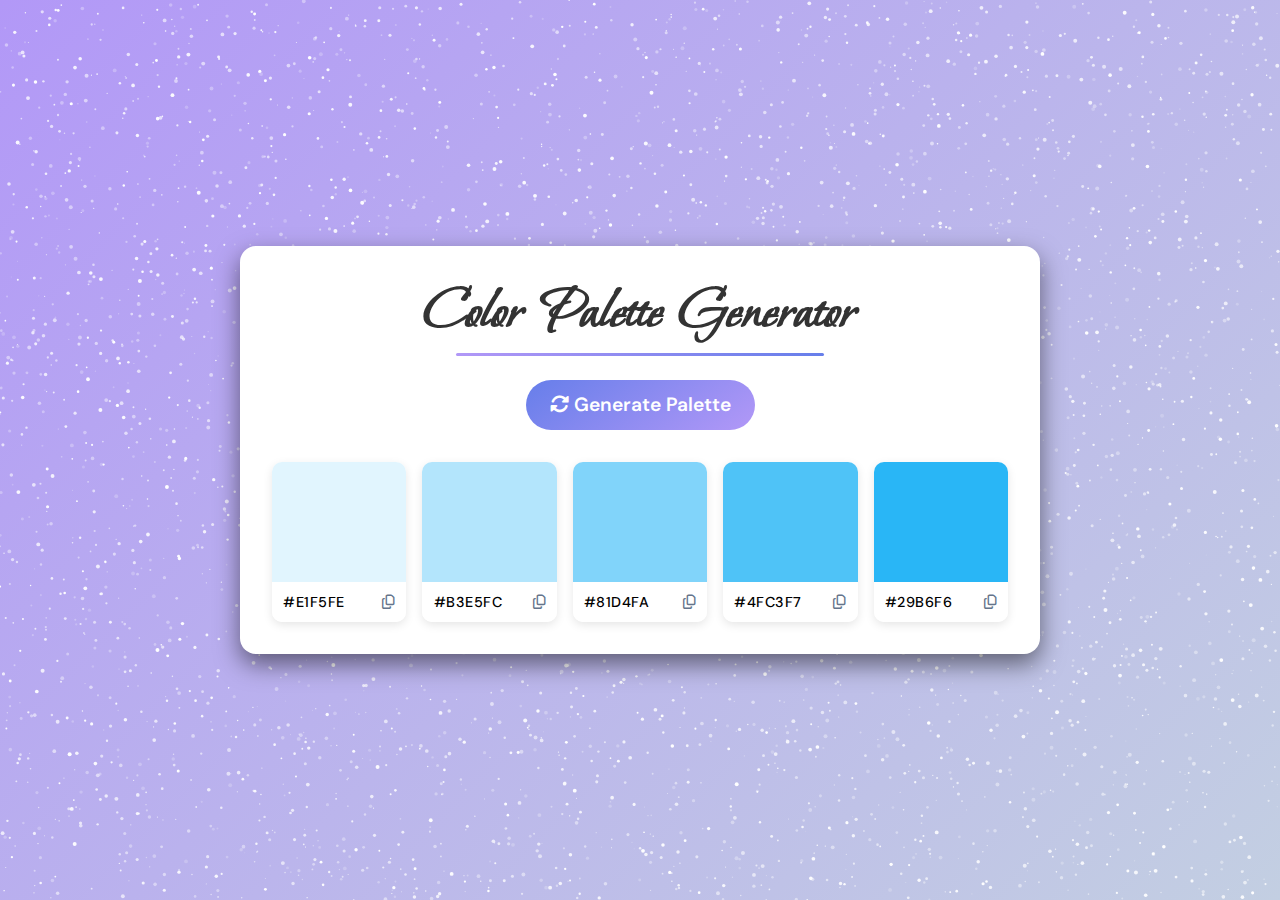
<file: color_palette/index.html>
<!DOCTYPE html>
<html lang="en">
<head>
    <meta charset="UTF-8">
    <meta name="viewport" content="width=device-width, initial-scale=1.0">
    <title>Color Palette Generator</title>
    <link
      rel="stylesheet"
      href="https://cdnjs.cloudflare.com/ajax/libs/font-awesome/6.7.2/css/all.min.css"
      integrity="sha512-Evv84Mr4kqVGRNSgIGL/F/aIDqQb7xQ2vcrdIwxfjThSH8CSR7PBEakCr51Ck+w+/U6swU2Im1vVX0SVk9ABhg=="
      crossorigin="anonymous"
      referrerpolicy="no-referrer"
    />
    <link rel="stylesheet" href="style.css">
</head>
<body>
    <canvas id="particles-bg"></canvas>

    <div class="container">
        <h1>Color Palette Generator</h1>

        <button id="generate-btn">
            <i class="fas fa-sync-alt"></i>
            Generate Palette
        </button>

        <div class="palette-container">
            <div class="color-box">
                <div class="color" style="background-color: #e1f5fe"></div>
                <div class="color-info">
                    <span class="hex-value">#E1F5FE</span>
                    <i class="far fa-copy copy-btn" title="Copy to clipboard"></i>
                </div>
            </div>
            <div class="color-box">
                <div class="color" style="background-color: #b3e5fc"></div>
                <div class="color-info">
                    <span class="hex-value">#B3E5FC</span>
                    <i class="far fa-copy copy-btn" title="Copy to clipboard"></i>
                </div>
            </div>
            <div class="color-box">
                <div class="color" style="background-color: #81d4fa"></div>
                <div class="color-info">
                    <span class="hex-value">#81D4FA</span>
                    <i class="far fa-copy copy-btn" title="Copy to clipboard"></i>
                </div>
            </div>
            <div class="color-box">
                <div class="color" style="background-color: #4fc3f7"></div>
                <div class="color-info">
                    <span class="hex-value">#4FC3F7</span>
                    <i class="far fa-copy copy-btn" title="Copy to clipboard"></i>
                </div>
            </div>
            <div class="color-box">
                <div class="color" style="background-color: #29b6f6"></div>
                <div class="color-info">
                    <span class="hex-value">#29B6F6</span>
                    <i class="far fa-copy copy-btn" title="Copy to clipboard"></i>
                </div>
            </div>
        </div>
        </div>
    </div>

    <script src="app.js"></script>
    <script src="particles.js"></script>
</body>
</html>
</file>
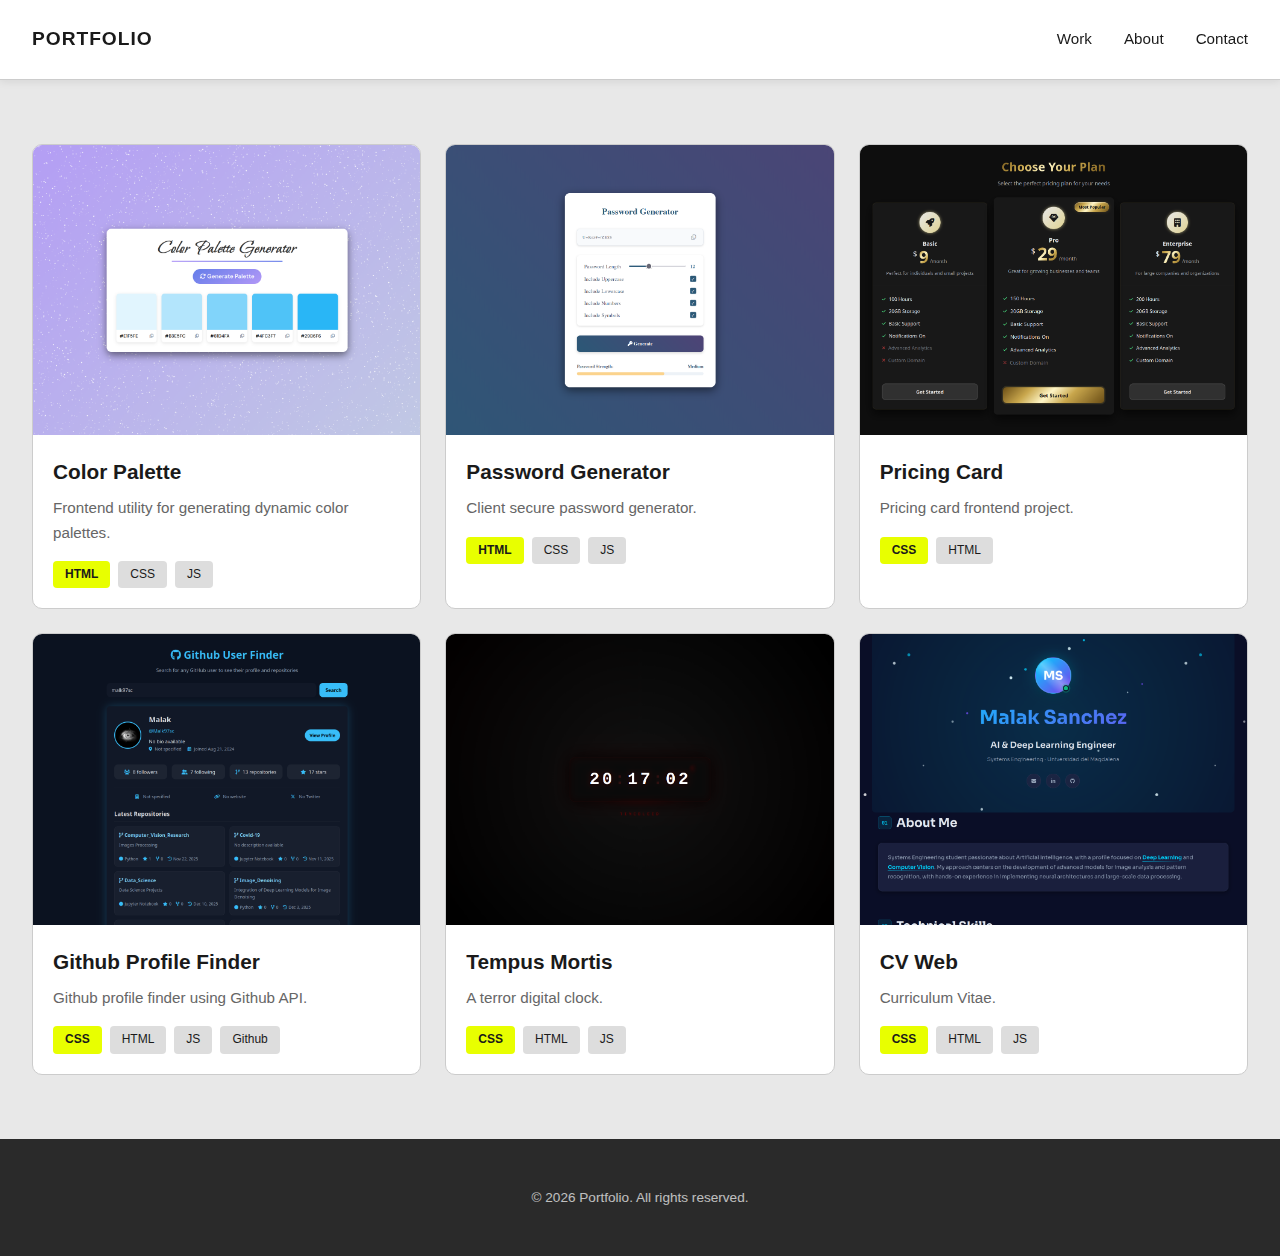
<file: docs/index.html>
<!DOCTYPE html>
<html lang="en">
<head>
    <meta charset="UTF-8">
    <meta name="viewport" content="width=device-width, initial-scale=1.0">
    <title>Portfolio – Product & Furniture Design</title>
    <link rel="stylesheet" href="style.css">
</head>
<body>
    <div class="container">
        <header class="header">
            <div class="header-container">
                <div class="header-left">
                    <h1 class="logo">PORTFOLIO</h1>
                </div>
                <nav class="header-nav">
                    <a href="#work">Work</a>
                    <a href="#about">About</a>
                    <a href="#contact">Contact</a>
                </nav>
            </div>
        </header>

        <main class="main-content">
            <section class="projects-grid" id="work">
                <!--all projects-->
            </section>
        </main>

        <footer class="footer">
            <div class="footer-container">
                <p>© 2026 Portfolio. All rights reserved.</p>
            </div>
        </footer>
    </div>

    <script src="app.js"></script>
</body>
</html>
</file>
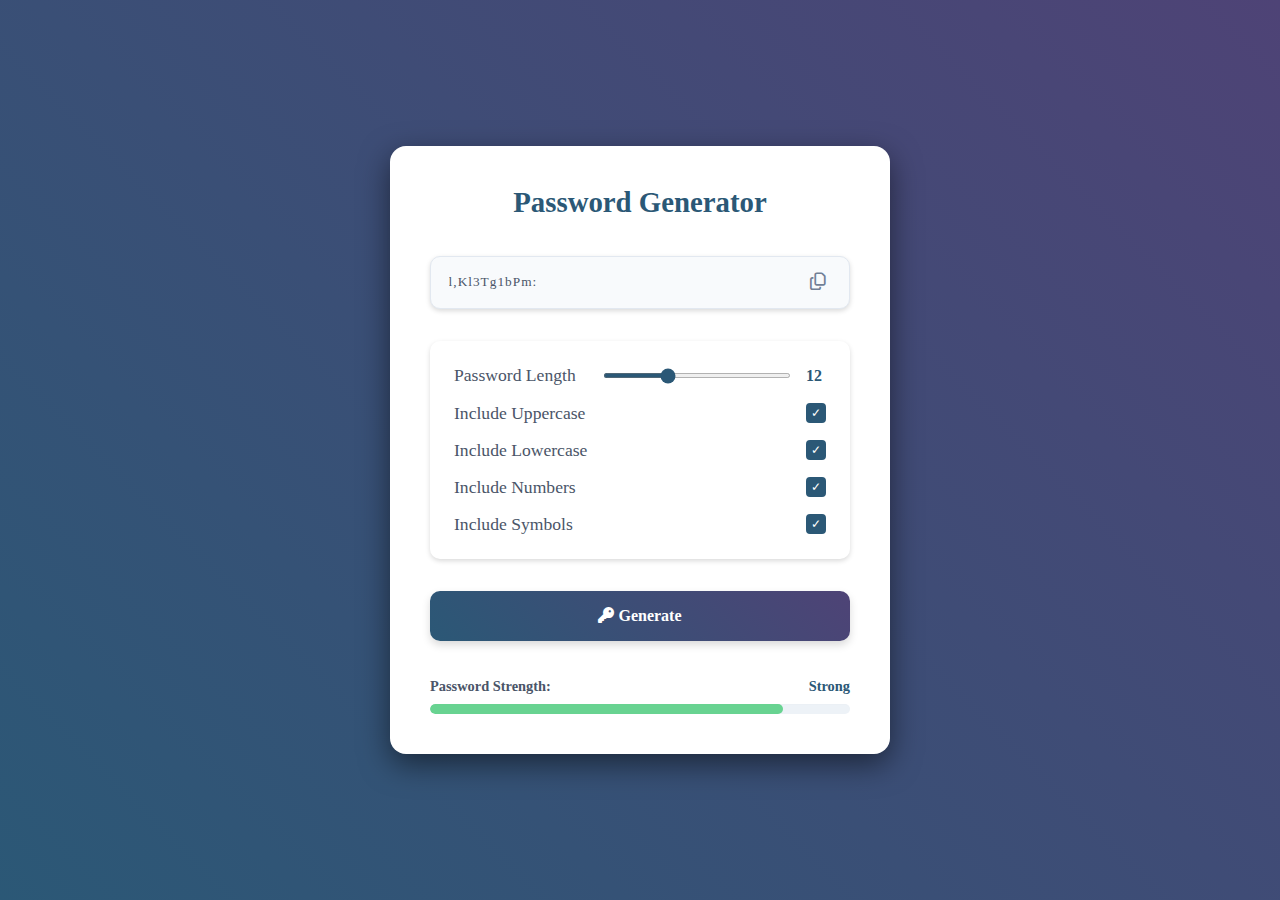
<file: password_generator/index.html>
<!DOCTYPE html>
<html lang="en">
<head>
    <meta charset="UTF-8">
    <meta name="viewport" content="width=device-width, initial-scale=1.0">
    <title>Password Generator</title>
    <link rel="stylesheet" href="style.css">
    <link
      rel="stylesheet"
      href="https://cdnjs.cloudflare.com/ajax/libs/font-awesome/6.7.2/css/all.min.css"
      integrity="sha512-Evv84Mr4kqVGRNSgIGL/F/aIDqQb7xQ2vcrdIwxfjThSH8CSR7PBEakCr51Ck+w+/U6swU2Im1vVX0SVk9ABhg=="
      crossorigin="anonymous"
      referrerpolicy="no-referrer"
    />
</head>
<body>
    <div class="container">
        <h1>Password Generator</h1>

        <div class="password-container">
            <input type="text" readonly id="password">
            <i class="far fa-copy" id="copy-btn" title="Copy to clipboard"></i>
        </div>

        <div class="options">
            <div class="option">
                <label for="length">Password Length</label>
                <div class="range-container">
                    <input type="range" id="length" min="6" max="24" value="12">
                    <span id="length-value">12</span>
                </div>
            </div>
            
            <div class="option">
                <label for="uppercase">Include Uppercase</label>
                <input type="checkbox" id="uppercase" checked />
            </div>

            <div class="option">
                <label for="lowercase">Include Lowercase</label>
                <input type="checkbox" id="lowercase" checked />
            </div>

            <div class="option">
                <label for="numbers">Include Numbers</label>
                <input type="checkbox" id="numbers" checked />
            </div>

            <div class="option">
                <label for="symbols">Include Symbols</label>
                <input type="checkbox" id="symbols" checked />
            </div>
        </div>

        <button id="generate-btn">
            <i class="fas fa-key"></i>
            Generate
        </button>

        <div class="strength-container">
            <p>Password Strength: <span id="strength-label">Medium</span></p>

            <div class="strength-meter">
                <div class="strength-bar"></div>
            </div>
        </div>

        <script src="app.js"></script>
    </div>
</body>
</html>
</file>
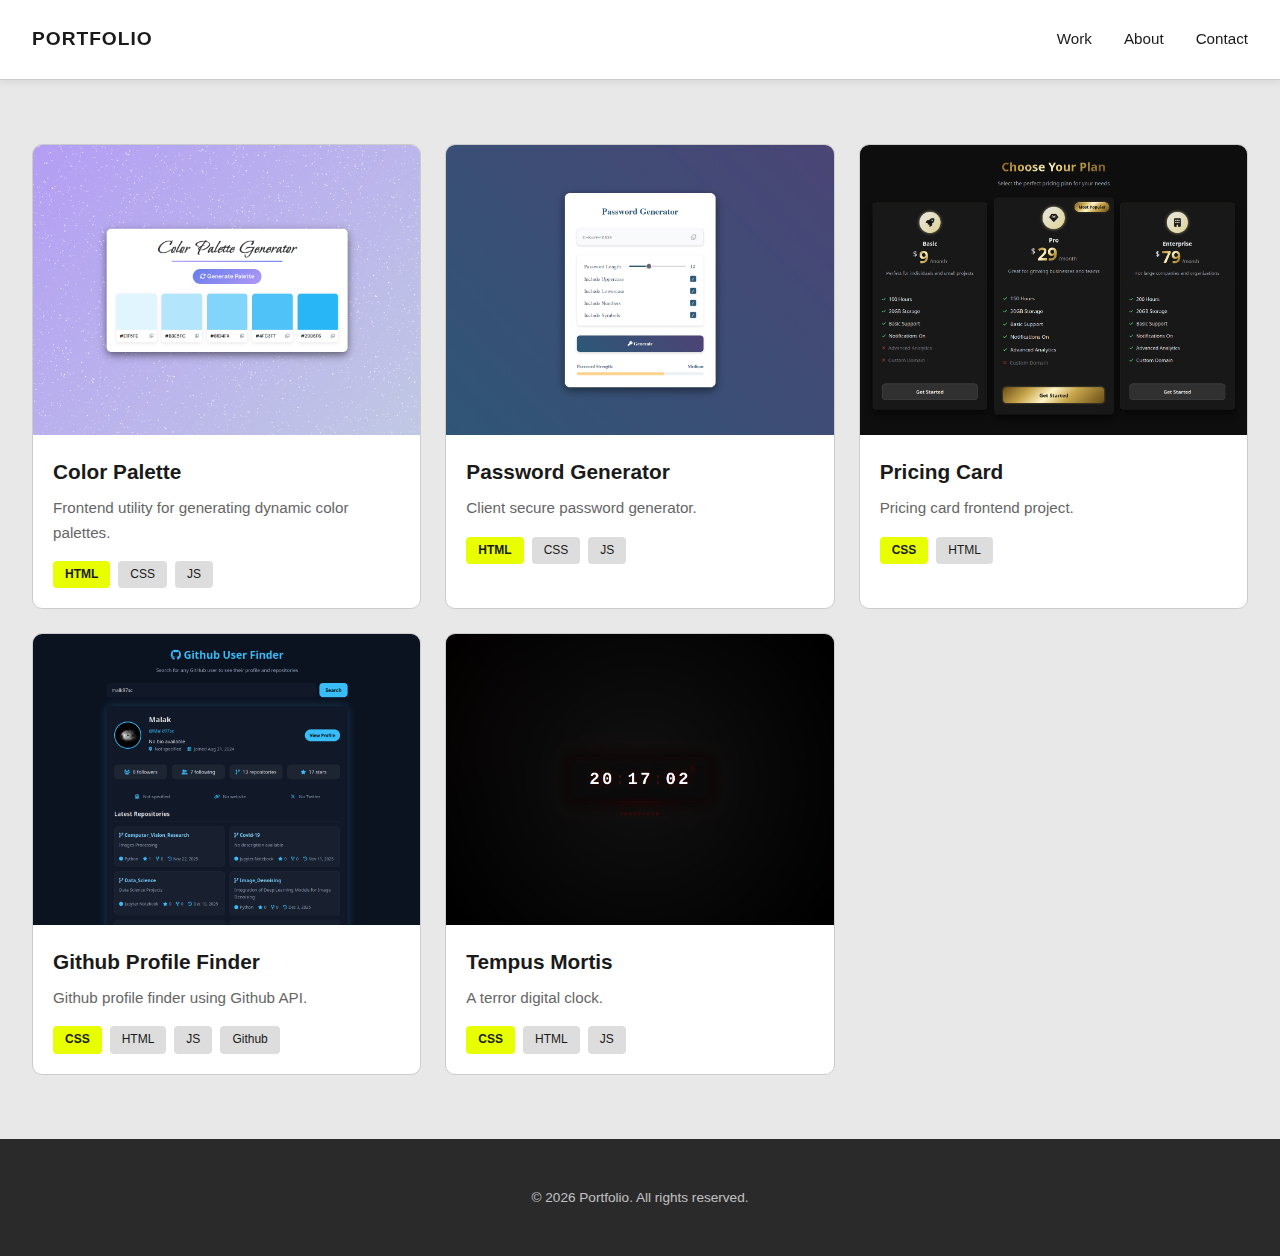
<file: docs/portfolio/index.html>
<!DOCTYPE html>
<html lang="en">
<head>
    <meta charset="UTF-8">
    <meta name="viewport" content="width=device-width, initial-scale=1.0">
    <title>Portfolio Design</title>
    <link rel="stylesheet" href="style.css">
</head>
<body>
    <div class="container">
        <header class="header">
            <div class="header-container">
                <div class="header-left">
                    <h1 class="logo">PORTFOLIO</h1>
                </div>
                <nav class="header-nav">
                    <a href="#work">Work</a>
                    <a href="#about">About</a>
                    <a href="#contact">Contact</a>
                </nav>
            </div>
        </header>

        <main class="main-content">
            <section class="projects-grid" id="work">
                <!--all projects-->
            </section>
        </main>

        <footer class="footer">
            <div class="footer-container">
                <p>© 2026 Portfolio. All rights reserved.</p>
            </div>
        </footer>
    </div>

    <script src="app.js"></script>
</body>
</html>
</file>
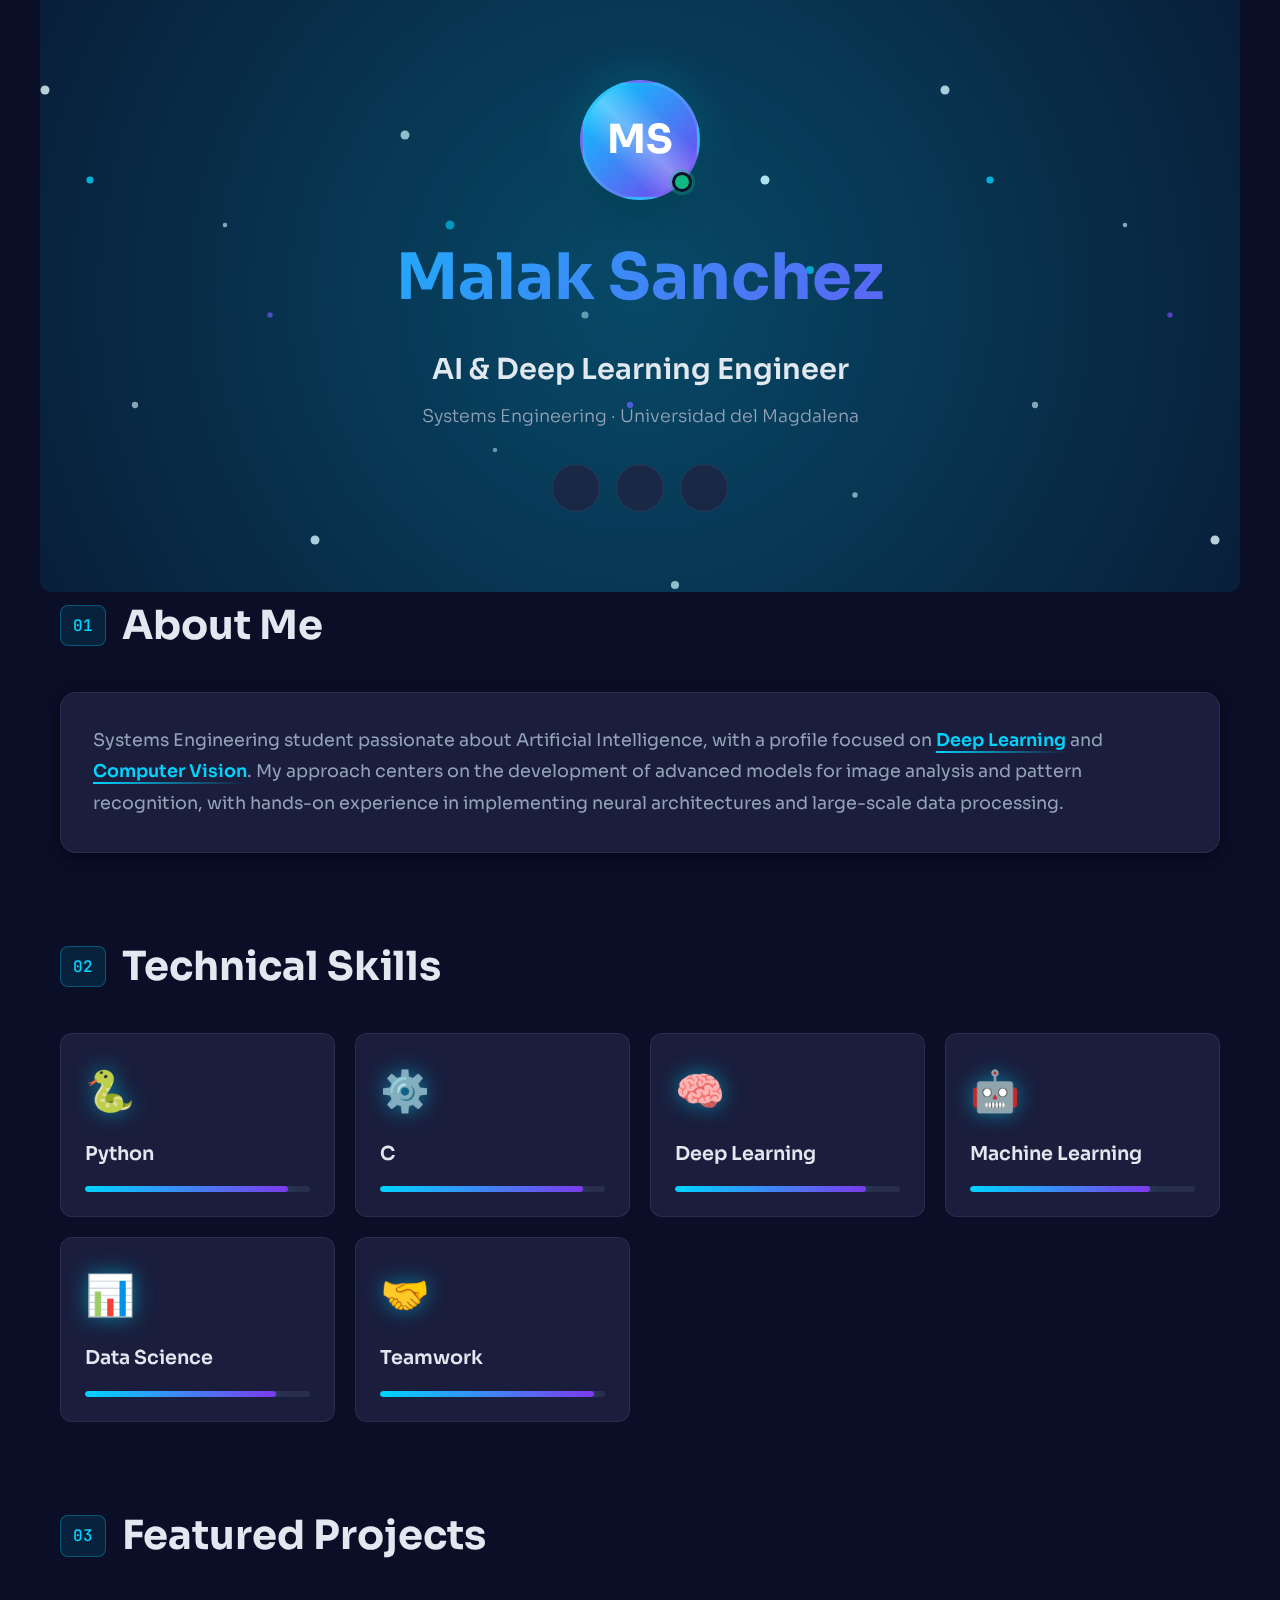
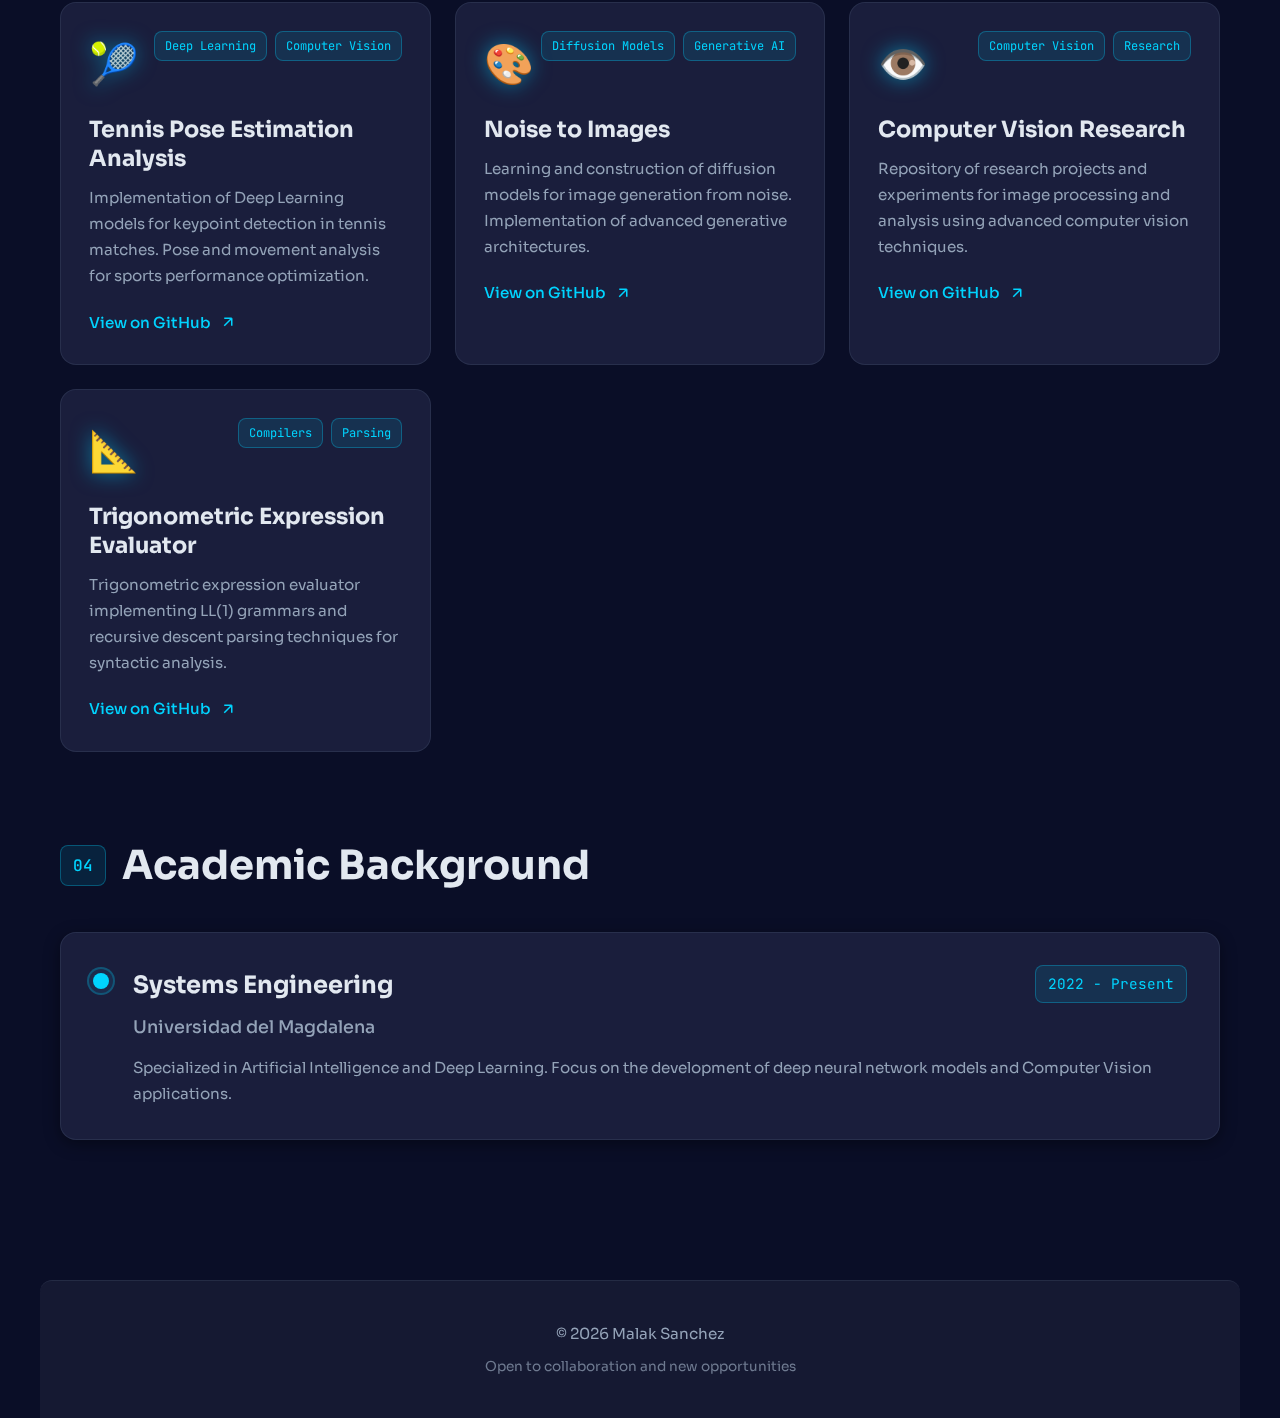
<file: projects/cv-web/index.html>
<!DOCTYPE html>
<html lang="en">
<head>
    <meta charset="UTF-8">
    <meta name="viewport" content="width=device-width, initial-scale=1.0">
    <title>Malak Sanchez - AI & Deep Learning Engineer</title>
    <link rel="stylesheet" href="style.css">
    <link rel="preconnect" href="https://fonts.googleapis.com">
    <link rel="preconnect" href="https://fonts.gstatic.com" crossorigin>
    <link href="https://fonts.googleapis.com/css2?family=Sora:wght@300;400;600;700&family=JetBrains+Mono:wght@400;500&display=swap" rel="stylesheet">
    <link
        rel="stylesheet"
        href="https://cdnjs.cloudflare.com/ajax/libs/font-awesome/6.5.1/css/all.min.css"
        integrity="sha512-DTOQO9RWCH3ppGqcWaEA1BIZOC6xxalwEsw9c2QQeAIftl+Vegovlnee1c9QX4TctnWMn13TZye+giMm8e2LwA=="
        crossorigin="anonymous"
        referrerpolicy="no-referrer"
    />

</head>
<body>
    <div class="stars"></div>
    <div class="stars2"></div>
    
    <div class="container">
        <!--Header-->
        <header class="header" id="header">
            <div class="header-content">
                <div class="avatar-container">
                    <div class="avatar">
                        <span class="avatar-text">MS</span>
                    </div>
                    <div class="status-indicator"></div>
                </div>
                <h1 class="name">Malak Sanchez</h1>
                <h2 class="title">AI & Deep Learning Engineer</h2>
                <p class="subtitle">Systems Engineering · Universidad del Magdalena</p>
                
                <div class="social-links">
                    <a href="mailto:malaksanchez09@gmail.com"
                        class="social-link"
                        aria-label="Email">
                        <i class="fa-solid fa-envelope"></i>
                    </a>

                    <a href="https://www.linkedin.com/in/malaksanchez"
                        class="social-link"
                        target="_blank"
                        rel="noopener"
                        aria-label="LinkedIn">
                        <i class="fa-brands fa-linkedin-in"></i>
                    </a>

                    <a href="https://github.com/Malk97sc"
                        class="social-link"
                        target="_blank"
                        rel="noopener"
                        aria-label="GitHub">
                        <i class="fa-brands fa-github"></i>
                    </a>
                </div>

            </div>
        </header>

        <!-- Main Content -->
        <main class="main-content">
            <section class="section about-section fade-in">
                <div class="section-header">
                    <h3 class="section-title">
                        <span class="section-number">01</span>
                        About Me
                    </h3>
                </div>
                <div class="card">
                    <p class="about-text">
                        Systems Engineering student passionate about Artificial Intelligence, 
                        with a profile focused on <span class="highlight">Deep Learning</span> and 
                        <span class="highlight">Computer Vision</span>. My approach centers on the 
                        development of advanced models for image analysis and pattern recognition, 
                        with hands-on experience in implementing neural architectures and large-scale data processing.
                    </p>
                </div>
            </section>

            <!--Skills-->
            <section class="section skills-section fade-in">
                <div class="section-header">
                    <h3 class="section-title">
                        <span class="section-number">02</span>
                        Technical Skills
                    </h3>
                </div>
                <div class="skills-grid">
                    <div class="skill-card">
                        <div class="skill-icon">🐍</div>
                        <h4>Python</h4>
                        <div class="skill-bar">
                            <div class="skill-progress" style="--progress: 90%"></div>
                        </div>
                    </div>
                    <div class="skill-card">
                        <div class="skill-icon">⚙️</div>
                        <h4>C</h4>
                        <div class="skill-bar">
                            <div class="skill-progress" style="--progress: 90%"></div>
                        </div>
                    </div>
                    <div class="skill-card">
                        <div class="skill-icon">🧠</div>
                        <h4>Deep Learning</h4>
                        <div class="skill-bar">
                            <div class="skill-progress" style="--progress: 85%"></div>
                        </div>
                    </div>
                    <div class="skill-card">
                        <div class="skill-icon">🤖</div>
                        <h4>Machine Learning</h4>
                        <div class="skill-bar">
                            <div class="skill-progress" style="--progress: 80%"></div>
                        </div>
                    </div>
                    <div class="skill-card">
                        <div class="skill-icon">📊</div>
                        <h4>Data Science</h4>
                        <div class="skill-bar">
                            <div class="skill-progress" style="--progress: 85%"></div>
                        </div>
                    </div>
                    <div class="skill-card">
                        <div class="skill-icon">🤝</div>
                        <h4>Teamwork</h4>
                        <div class="skill-bar">
                            <div class="skill-progress" style="--progress: 95%"></div>
                        </div>
                    </div>
                </div>
            </section>

            <!--Projects-->
            <section class="section projects-section fade-in">
                <div class="section-header">
                    <h3 class="section-title">
                        <span class="section-number">03</span>
                        Featured Projects
                    </h3>
                </div>
                <div class="projects-grid">
                    <article class="project-card">
                        <div class="project-header">
                            <div class="project-icon">🎾</div>
                            <div class="project-meta">
                                <span class="project-tag">Deep Learning</span>
                                <span class="project-tag">Computer Vision</span>
                            </div>
                        </div>
                        <h4 class="project-title">Tennis Pose Estimation Analysis</h4>
                        <p class="project-description">
                            Implementation of Deep Learning models for keypoint detection in 
                            tennis matches. Pose and movement analysis for sports performance optimization.
                        </p>
                        <a href="https://github.com/Malk97sc/Tennis_Pose_Estimation_Analysis" 
                           class="project-link" 
                           target="_blank" 
                           rel="noopener">
                            <span>View on GitHub</span>
                            <svg viewBox="0 0 24 24" fill="none" stroke="currentColor" stroke-width="2">
                                <path d="M7 17L17 7M17 7H7M17 7V17"/>
                            </svg>
                        </a>
                    </article>

                    <article class="project-card">
                        <div class="project-header">
                            <div class="project-icon">🎨</div>
                            <div class="project-meta">
                                <span class="project-tag">Diffusion Models</span>
                                <span class="project-tag">Generative AI</span>
                            </div>
                        </div>
                        <h4 class="project-title">Noise to Images</h4>
                        <p class="project-description">
                            Learning and construction of diffusion models for image generation 
                            from noise. Implementation of advanced generative architectures.
                        </p>
                        <a href="https://github.com/Malk97sc/Noise_to_Images" 
                           class="project-link" 
                           target="_blank" 
                           rel="noopener">
                            <span>View on GitHub</span>
                            <svg viewBox="0 0 24 24" fill="none" stroke="currentColor" stroke-width="2">
                                <path d="M7 17L17 7M17 7H7M17 7V17"/>
                            </svg>
                        </a>
                    </article>

                    <article class="project-card">
                        <div class="project-header">
                            <div class="project-icon">👁️</div>
                            <div class="project-meta">
                                <span class="project-tag">Computer Vision</span>
                                <span class="project-tag">Research</span>
                            </div>
                        </div>
                        <h4 class="project-title">Computer Vision Research</h4>
                        <p class="project-description">
                            Repository of research projects and experiments for image processing 
                            and analysis using advanced computer vision techniques.
                        </p>
                        <a href="https://github.com/Malk97sc/Computer_Vision_Research" 
                           class="project-link" 
                           target="_blank" 
                           rel="noopener">
                            <span>View on GitHub</span>
                            <svg viewBox="0 0 24 24" fill="none" stroke="currentColor" stroke-width="2">
                                <path d="M7 17L17 7M17 7H7M17 7V17"/>
                            </svg>
                        </a>
                    </article>

                    <article class="project-card">
                        <div class="project-header">
                            <div class="project-icon">📐</div>
                            <div class="project-meta">
                                <span class="project-tag">Compilers</span>
                                <span class="project-tag">Parsing</span>
                            </div>
                        </div>
                        <h4 class="project-title">Trigonometric Expression Evaluator</h4>
                        <p class="project-description">
                            Trigonometric expression evaluator implementing LL(1) grammars and 
                            recursive descent parsing techniques for syntactic analysis.
                        </p>
                        <a href="https://github.com/Malk97sc/Trigonometric" 
                           class="project-link" 
                           target="_blank" 
                           rel="noopener">
                            <span>View on GitHub</span>
                            <svg viewBox="0 0 24 24" fill="none" stroke="currentColor" stroke-width="2">
                                <path d="M7 17L17 7M17 7H7M17 7V17"/>
                            </svg>
                        </a>
                    </article>
                </div>
            </section>

            <!--educ-->
            <section class="section education-section fade-in">
                <div class="section-header">
                    <h3 class="section-title">
                        <span class="section-number">04</span>
                        Academic Background
                    </h3>
                </div>
                <div class="card timeline-card">
                    <div class="timeline-item">
                        <div class="timeline-marker"></div>
                        <div class="timeline-content">
                            <div class="timeline-header">
                                <h4>Systems Engineering</h4>
                                <span class="timeline-date">2022 - Present</span>
                            </div>
                            <p class="timeline-institution">Universidad del Magdalena</p>
                            <p class="timeline-description">
                                Specialized in Artificial Intelligence and Deep Learning. 
                                Focus on the development of deep neural network models and Computer Vision applications.
                            </p>
                        </div>
                    </div>
                </div>
            </section>
        </main>

        <!--footer-->
        <footer class="footer">
            <div class="footer-content">
                <p>&copy; 2026 Malak Sanchez</p>
                <p class="footer-subtitle">Open to collaboration and new opportunities</p>
            </div>
        </footer>
    </div>

    <script src="app.js"></script>
</body>
</html>
</file>
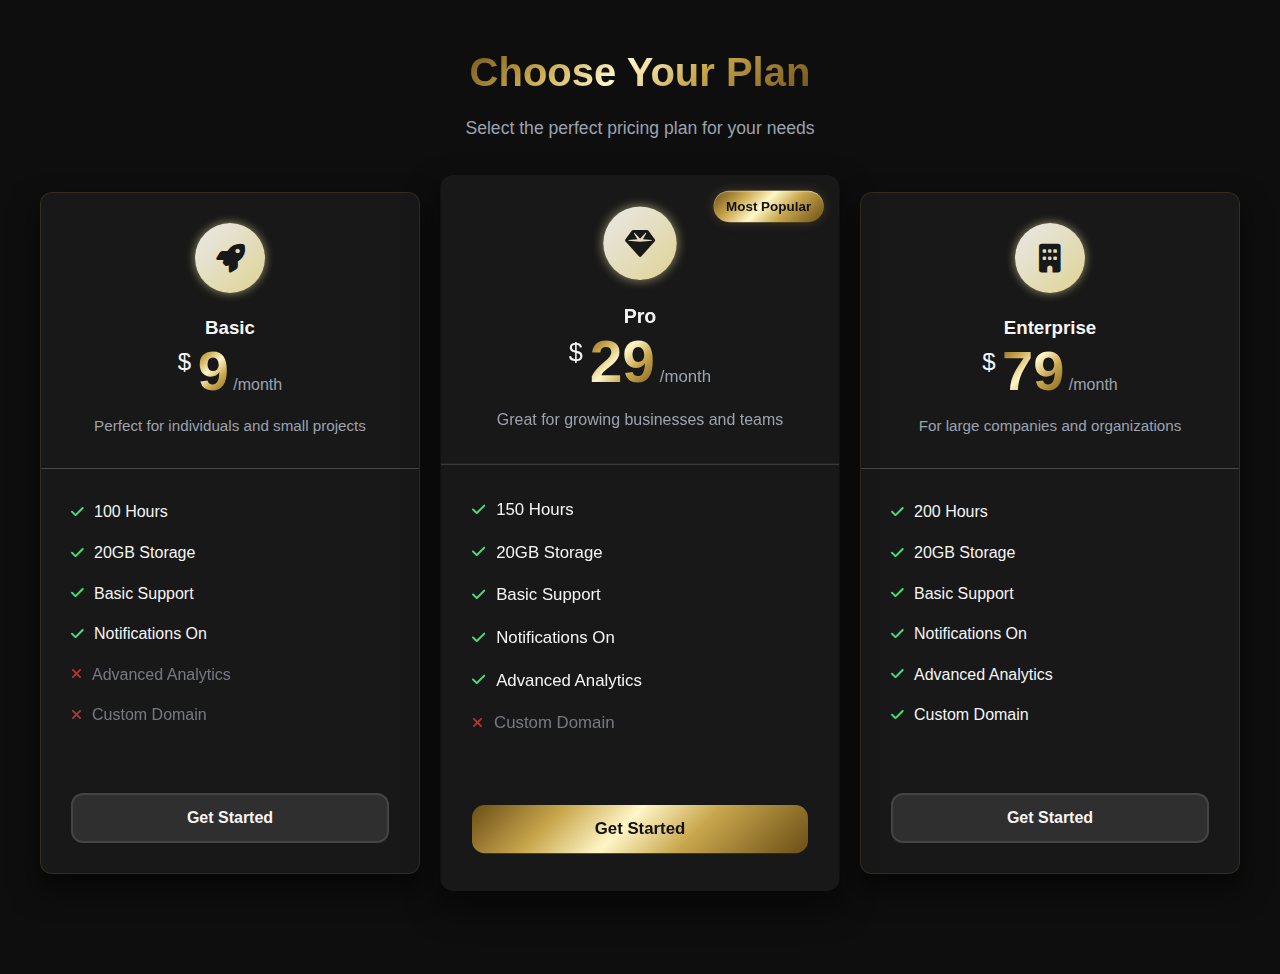
<file: projects/pricing_cards/index.html>
<!DOCTYPE html>
<html lang="en">
  <head>
    <meta charset="UTF-8" />
    <meta name="viewport" content="width=device-width, initial-scale=1.0" />
    <title>Pricing Cards</title>
    <link rel="stylesheet" href="style.css" />
    <link
      rel="stylesheet"
      href="https://cdnjs.cloudflare.com/ajax/libs/font-awesome/6.7.2/css/all.min.css"
      integrity="sha512-Evv84Mr4kqVGRNSgIGL/F/aIDqQb7xQ2vcrdIwxfjThSH8CSR7PBEakCr51Ck+w+/U6swU2Im1vVX0SVk9ABhg=="
      crossorigin="anonymous"
      referrerpolicy="no-referrer"
    />
  </head>
  <body>
    <div class="container">
      <header>
        <h1>Choose Your Plan</h1>
        <p>Select the perfect pricing plan for your needs</p>
      </header>

      <div class="pricing-cards">
        <div class="card">
          <div class="card-header">
            <div class="plan-icon">
              <i class="fas fa-rocket"></i>
            </div>
            <h3>Basic</h3>
            <div class="price">
              <span class="currency">$</span>
              <span class="amount">9</span>
              <span class="period">/month</span>
            </div>
            <p class="description">Perfect for individuals and small projects</p>
          </div>

          <div class="card-body">
            <ul class="features">
              <li><i class="fas fa-check"></i> 100 Hours</li>
              <li><i class="fas fa-check"></i> 20GB Storage</li>
              <li><i class="fas fa-check"></i> Basic Support</li>
              <li><i class="fas fa-check"></i> Notifications On</li>
              <li class="disabled"><i class="fas fa-times"></i> Advanced Analytics</li>
              <li class="disabled"><i class="fas fa-times"></i> Custom Domain</li>
            </ul>
          </div>

          <div class="card-footer">
            <button class="btn">Get Started</button>
          </div>
        </div>

        <div class="card popular">
          <div class="popular-badge">Most Popular</div>
          <div class="card-header">
            <div class="plan-icon">
              <i class="fas fa-gem"></i>
            </div>
            <h3>Pro</h3>
            <div class="price">
              <span class="currency">$</span>
              <span class="amount">29</span>
              <span class="period">/month</span>
            </div>
            <p class="description">Great for growing businesses and teams</p>
          </div>

          <div class="card-body">
            <ul class="features">
              <li><i class="fas fa-check"></i> 150 Hours</li>
              <li><i class="fas fa-check"></i> 20GB Storage</li>
              <li><i class="fas fa-check"></i> Basic Support</li>
              <li><i class="fas fa-check"></i> Notifications On</li>
              <li><i class="fas fa-check"></i> Advanced Analytics</li>
              <li class="disabled"><i class="fas fa-times"></i> Custom Domain</li>
            </ul>
          </div>

          <div class="card-footer">
            <button class="btn btn-accent">Get Started</button>
          </div>
        </div>

        <div class="card">
          <div class="card-header">
            <div class="plan-icon">
              <i class="fas fa-building"></i>
            </div>
            <h3>Enterprise</h3>
            <div class="price">
              <span class="currency">$</span>
              <span class="amount">79</span>
              <span class="period">/month</span>
            </div>
            <p class="description">For large companies and organizations</p>
          </div>

          <div class="card-body">
            <ul class="features">
              <li><i class="fas fa-check"></i> 200 Hours</li>
              <li><i class="fas fa-check"></i> 20GB Storage</li>
              <li><i class="fas fa-check"></i> Basic Support</li>
              <li><i class="fas fa-check"></i> Notifications On</li>
              <li><i class="fas fa-check"></i> Advanced Analytics</li>
              <li><i class="fas fa-check"></i> Custom Domain</li>
            </ul>
          </div>

          <div class="card-footer">
            <button class="btn">Get Started</button>
          </div>
        </div>
      </div>
    </div>
  </body>
</html>
</file>
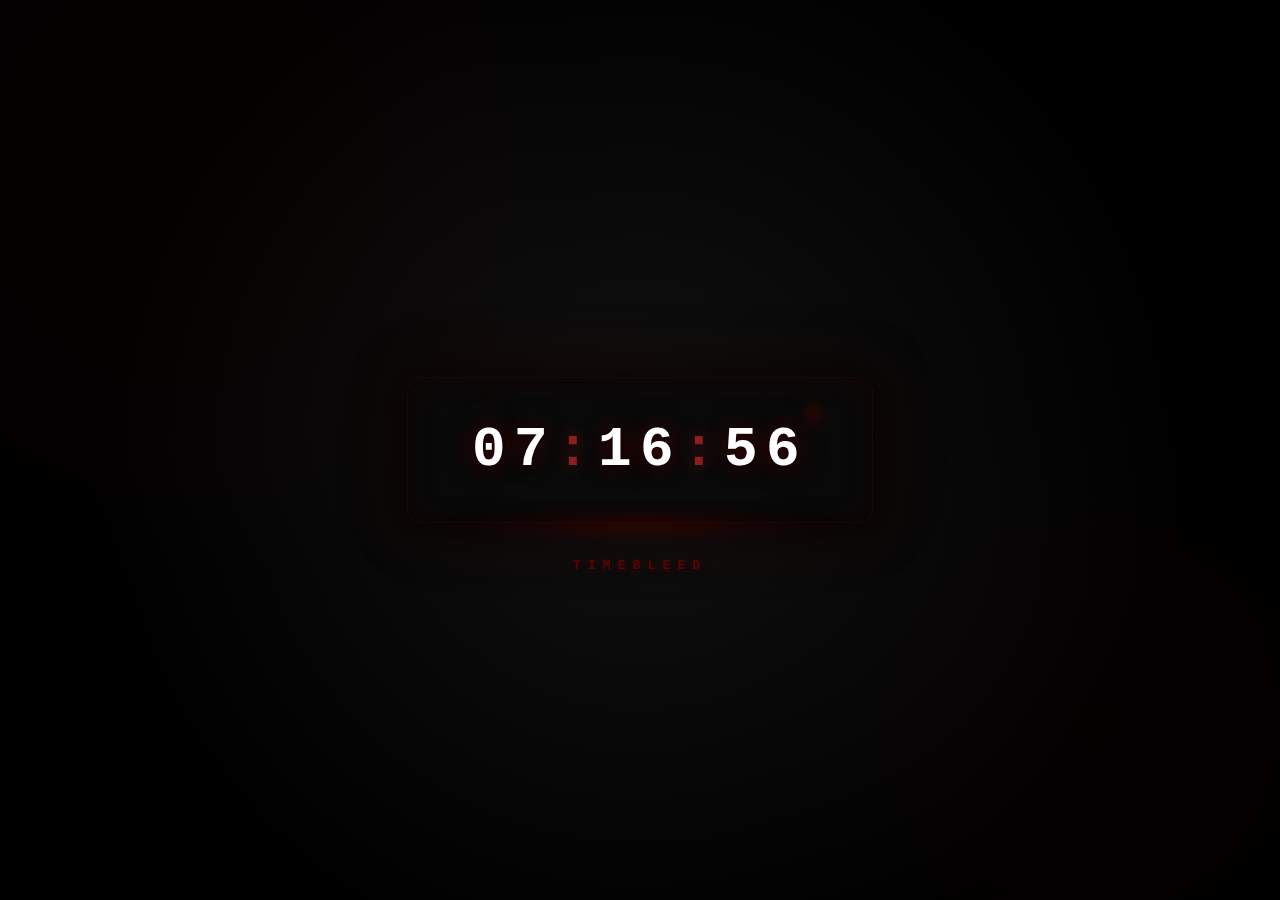
<file: projects/tempus_mortis/index.html>
<!DOCTYPE html>
<html lang="en">
<head>
    <meta charset="UTF-8">
    <meta name="viewport" content="width=device-width, initial-scale=1.0">
    <title>Tempus Mortis</title>
    <link rel="stylesheet" href="style.css">
</head>
<body>

    <div class="blood-overlay">
        <span class="drip"></span>
        <span class="drip"></span>
        <span class="drip"></span>
    </div>

    <div class="container">
        <main class="clock-container">
            <div class="clock">
                <div class="time">
                    <span id="hours">00</span>
                    <span class="separator">:</span>
                    <span id="minutes">00</span>
                    <span class="separator">:</span>
                    <span id="seconds">00</span>
                </div>
            </div>

            <footer class="signature">
                <span>TIMEBLEED</span>
            </footer>
        </main>
    </div>

    <script src="app.js"></script>

</body>
</html>
</file>
<file: color_palette/style.css>
@import url('https://fonts.googleapis.com/css2?family=Bonheur+Royale&display=swap');
@import url('https://fonts.googleapis.com/css2?family=DM+Sans:wght@400;500;600;700&display=swap');

* {
    margin: 0;
    padding: 0;
    box-sizing: border-box;
    font-family: "Bonheur Royale", cursive;
}

body {
    background: linear-gradient(135deg, #b298f7, #c3cfe2);
    min-height: 100vh;
    display: flex;
    align-items: center;
    justify-content: center;
    padding: 20px;
}

#particles-bg {
    position: fixed;
    top: 0;
    left: 0;
    width: 100%;
    height: 100%;
    z-index: -1;
}


.container {
    background-color: #fff;
    border-radius: 1rem;
    padding: 2rem;
    width: 100%;
    max-width: 800px;
    box-shadow: 0 10px 25px rgba(0, 0, 0, 0.5);
}

h1 {
    text-align: center;
    font-size: 60px;
    margin-bottom: 1.5rem;
    color: #333;
    position: relative;
    padding-bottom: 0.5rem;
}

h1::after {
    content: "";
    position: absolute;
    bottom: 0;
    left: 50%;
    transform: translateX(-50%);
    width: 50%;
    height: 3px;
    background: linear-gradient(145deg, #b298f7, #667eea);
    border-radius: 2px;
}

#generate-btn {
    background: linear-gradient(145deg, #667eea, #b298f7);
    display: block;
    margin: 0 auto 2rem auto;
    color: white;
    border: none;
    padding: 0.8rem 1.5rem;
    border-radius: 50px;
    cursor: pointer;
    font-weight: 600;
    margin-bottom: 2rem;
    font-size: 1.2rem;
    font-family: "DM Sans", sans-serif;
}

#generate-btn:active {
    transform: translateY(-2px);
    box-shadow: 0 6px 10px rgba(102, 126, 234, 0.3);
}

#generate-btn:active {
    transform: translateY(0);
}

.palette-container {
    display: grid;
    gap: 1rem;
    grid-template-columns: repeat(auto-fit, minmax(130px, 1fr));
}

.color-box {
    border-radius: 10px;
    overflow: hidden;
    box-shadow: 0 3px 10px rgba(0, 0, 0, 0.1);
    transition: transform 0.2s;
}

.color-box:hover {
    transform: translateY(-5px);
}

.color {
    height: 120px;
    cursor: pointer;   
}

.color-info {
    background-color: #fff;
    padding: 0.7rem;
    display: flex;
    align-items: center;
    justify-content: space-between;
    font-size: 0.9rem;
}

.hex-value {
    font-family: "DM Sans", sans-serif;
    font-weight: 500;
    letter-spacing: 0.5px;
}

.copy-btn {
    cursor: pointer;
    color: #64748b;
    transition: color 0.2s;
}

.copy-btn:hover {
    color: #667eea;
}

@media (max-width: 768px) {
    .palette-container {
        grid-template-columns: repeat(auto-fit, minmax(100px, 1fr));
    }
}
</file>
<file: docs/style.css>
:root {
  --bg-main: #e8e8e8;
  --bg-card: #ffffff;
  --bg-dark: #2a2a2a;
  --accent: #e8ff00;

  --text-main: #1a1a1a;
  --text-muted: #666666;
  --text-light: #ffffff;

  --border-color: #cccccc;

  --radius: 10px;
  --max-width: 1400px;
  --gap: 1.5rem;

  --shadow-sm: 0 2px 8px rgba(0, 0, 0, 0.08);
  --shadow-md: 0 4px 16px rgba(0, 0, 0, 0.12);
  --transition: 0.25s ease;

  --font-base: -apple-system, BlinkMacSystemFont, "Segoe UI", Arial, sans-serif;
}

* {
  margin: 0;
  padding: 0;
  box-sizing: border-box;
}

html {
  scroll-behavior: smooth;
}

body {
  font-family: var(--font-base);
  background: var(--bg-main);
  color: var(--text-main);
  min-height: 100vh;
  line-height: 1.6;
}

img {
  display: block;
  width: 100%;
  height: auto;
}

a {
  color: inherit;
  text-decoration: none;
}

.container {
  display: flex;
  flex-direction: column;
  min-height: 100vh;
}

.main-content {
  flex: 1;
}

.header {
  position: sticky;
  top: 0;
  background: var(--bg-card);
  border-bottom: 1px solid var(--border-color);
  box-shadow: var(--shadow-sm);
  z-index: 100;
}

.header-container {
  max-width: var(--max-width);
  margin: 0 auto;
  padding: 1.5rem 2rem;
  display: flex;
  justify-content: space-between;
  align-items: center;
}

.logo {
  font-size: 1.2rem;
  font-weight: 700;
  letter-spacing: 0.05em;
}

.header-nav {
  display: flex;
  gap: 2rem;
}

.header-nav a {
  font-size: 0.95rem;
  font-weight: 500;
  position: relative;
}

.header-nav a::after {
  content: "";
  position: absolute;
  left: 0;
  bottom: -4px;
  width: 0;
  height: 2px;
  background: var(--text-main);
  transition: width var(--transition);
}

.header-nav a:hover::after {
  width: 100%;
}

.projects-grid {
  max-width: var(--max-width);
  margin: 0 auto;
  padding: 4rem 2rem;
  display: grid;
  grid-template-columns: repeat(auto-fit, minmax(320px, 1fr));
  gap: var(--gap);
}

/*cards*/

.project-card {
  background: var(--bg-card);
  border: 1px solid var(--border-color);
  border-radius: var(--radius);
  box-shadow: var(--shadow-sm);
  overflow: hidden;
  transition: transform var(--transition);
  box-shadow: var(--transition);
  cursor: pointer;
}

.project-card:hover {
  transform: translateY(-4px);
  box-shadow: var(--shadow-md);
}

.project-image {
  aspect-ratio: 4 / 3;
  background: #ddd;
  overflow: hidden;
}

.project-image img {
  width: 100%;
  height: 100%;
  object-fit: cover;
}

.project-content {
  padding: 1.25rem;
}

.project-title {
  font-size: 1.3rem;
  font-weight: 700;
  margin-bottom: 0.5rem;
}

.project-description {
  font-size: 0.95rem;
  color: var(--text-muted);
  margin-bottom: 1rem;
}

.project-tags {
  display: flex;
  flex-wrap: wrap;
  gap: 0.5rem;
}

.project-tag {
  font-size: 0.75rem;
  padding: 0.25rem 0.75rem;
  background: #ddd;
  border-radius: 4px;
  font-weight: 500;
}

.project-tag:first-child {
  background: var(--accent);
  font-weight: 600;
}

.footer {
  background: var(--bg-dark);
  color: var(--text-light);
  padding: 3rem 2rem;
}

.footer-container {
  max-width: var(--max-width);
  margin: 0 auto;
  text-align: center;
}

.footer p {
  font-size: 0.85rem;
  opacity: 0.7;
}

@media (max-width: 768px) {
  .header-container {
    flex-direction: column;
    gap: 1rem;
  }

  .projects-grid {
    padding: 3rem 1.5rem;
  }
}

@media (max-width: 480px) {
  .header-nav {
    gap: 1.25rem;
  }

  .project-title {
    font-size: 1.1rem;
  }
}
</file>
<file: password_generator/style.css>
:root {
    --primary-color: #2b5876;
    --secondary-color: #4e4376;
    --weak-color: #fc8181;
    --medium-color: #fbd38d;
    --strong-color: #68d391;
}

* {
    margin: 0;
    padding: 0;
    box-sizing: border-box;
    font-family: Cambria, Cochin, Georgia, Times, 'Times New Roman', serif;
}

body {
    background: linear-gradient(45deg, var(--primary-color), var(--secondary-color));
    min-height: 100vh;
    display: flex;
    justify-content: center;
    align-items: center;
    color: #333;
    padding: 20px;
}

.container {
    background-color: #fff;
    padding: 2.5rem;
    border-radius: 1rem;
    box-shadow: 0 10px 30px rgba(0, 0, 0, 0.5);
    width: 90%;
    max-width: 500px;
}

h1 {
    text-align: center;
    margin-bottom: 1.8rem;
    color: var(--primary-color);
    font-size: 1.8rem;
    font-weight: 700;
    position: relative;
    padding-bottom: 0.5rem;
}

.password-container {
    margin-bottom: 2rem;
    background-color: #f8fafc;
    border-radius: 10px;
    border: 1px solid #e2e8f0;
    overflow: hidden;
    box-shadow: 0 2px 5px rgba(0, 0, 0, 0.15);
    display: flex;
    align-items: center;
    justify-content: space-between;
    padding: 0 1rem 0 0;
}

#password {
    width: 100%;
    padding: 1.1rem;
    padding-right: 50px;
    border: none;
    background: transparent;
    color: #4a5568;
    letter-spacing: 1px;
    outline: none;
    border-radius: 10px;
}

#copy-btn {
    cursor: pointer;
    color: #718096;
    font-size: 1.1rem;
    width: 35px;
    height: 35px;
    display: flex;
    align-items: center;
    justify-content: center;
    border-radius: 50%;
}

#copy-btn:hover {
    color: var(--primary-color);
    transform: translateY(-2px);
}

.options {
    margin-bottom: 2rem;
    padding: 1.5rem;
    border-radius: 10px;
    box-shadow: 0 2px 5px rgba(0, 0, 0, 0.15);
}

.option {
    display: flex;
    justify-content: space-between;
    align-items: center;
    margin-bottom: 1rem;
}

.option:last-child {
    margin-bottom: 0;
}

.option label {
    font-size: 1.1rem;
    color: #4a5568;
    font-weight: 500;
}

.range-container {
    display: flex;
    align-items: center;
    gap: 10px;
    width: 60%;
}

input[type="range"] {
  accent-color: var(--primary-color);
  height: 5px;
  cursor: pointer;
  flex: 1;
}

input[type="checkbox"] {
  width: 20px;
  height: 20px;
  border: 2px solid var(--primary-color);
  appearance: none;
  border-radius: 4px;
  cursor: pointer;
  outline: none;
  position: relative;
  transition: all 0.7s;
}

input[type="checkbox"]:checked {
  background-color: var(--primary-color);
}

input[type="checkbox"]:checked::after {
  content: "\2713";
  position: absolute;
  color: white;
  left: 50%;
  top: 50%;
  transform: translate(-50%, -50%);
  font-size: 12px;
}

#length-value {
  font-weight: 600;
  color: var(--primary-color);
  width: 25px;
  text-align: center;
  border-radius: 4px;
  padding: 2px 5px;
}

button {
    width: 100%;
    padding: 1rem;
    background: linear-gradient(45deg, var(--primary-color), var(--secondary-color));
    color: #fff;
    border: none;
    border-radius: 10px;
    font-size: 1rem;
    font-weight: 600;
    cursor: pointer;
    margin-bottom: 1.5rem;
    transition: all 0.3s;
    box-shadow: 0 4px 8px rgba(0, 0, 0, 0.15);
}

button:hover {
    transform: translateY(-2px);
}

button:active {
    transform: translateY(0);
}

.strength-container {
    margin-top: 0.8rem;
}

.strength-container p{
    font-size: 0.9rem;
    color: #4a5568;
    margin-bottom: 0.6rem;
    display: flex;
    justify-content: space-between;
    font-weight: 600;
}

#strength-label {
    color: var(--primary-color);
    font-weight: 600;
}

.strength-meter {
    height: 10px;
    background-color: #edf2f7;
    border-radius: 5px;
    margin-top: 0.5rem;
    overflow: hidden;
    box-shadow: inset 0 1px 2px rgba(0, 0, 0, 0.01);
}

.strength-bar {
    height: 100%;
    width: 0;
    min-width: 5%;
    background-color: var(--weak-color);
    transition: all 0.3s ease;
    border-radius: 5px;
}

@media (max-width: 768px) {
  .container {
    width: 95%;
    padding: 1.8rem;
  }

  h1 {
    font-size: 1.6rem;
  }

  .option label {
    font-size: 0.9rem;
  }
}
</file>
<file: docs/portfolio/style.css>
:root {
  --bg-main: #e8e8e8;
  --bg-card: #ffffff;
  --bg-dark: #2a2a2a;
  --accent: #e8ff00;

  --text-main: #1a1a1a;
  --text-muted: #666666;
  --text-light: #ffffff;

  --border-color: #cccccc;

  --radius: 10px;
  --max-width: 1400px;
  --gap: 1.5rem;

  --shadow-sm: 0 2px 8px rgba(0, 0, 0, 0.08);
  --shadow-md: 0 4px 16px rgba(0, 0, 0, 0.12);
  --transition: 0.25s ease;

  --font-base: -apple-system, BlinkMacSystemFont, "Segoe UI", Arial, sans-serif;
}

* {
  margin: 0;
  padding: 0;
  box-sizing: border-box;
}

html {
  scroll-behavior: smooth;
}

body {
  font-family: var(--font-base);
  background: var(--bg-main);
  color: var(--text-main);
  min-height: 100vh;
  line-height: 1.6;
}

img {
  display: block;
  width: 100%;
  height: auto;
}

a {
  color: inherit;
  text-decoration: none;
}

.container {
  display: flex;
  flex-direction: column;
  min-height: 100vh;
}

.main-content {
  flex: 1;
}

.header {
  position: sticky;
  top: 0;
  background: var(--bg-card);
  border-bottom: 1px solid var(--border-color);
  box-shadow: var(--shadow-sm);
  z-index: 100;
}

.header-container {
  max-width: var(--max-width);
  margin: 0 auto;
  padding: 1.5rem 2rem;
  display: flex;
  justify-content: space-between;
  align-items: center;
}

.logo {
  font-size: 1.2rem;
  font-weight: 700;
  letter-spacing: 0.05em;
}

.header-nav {
  display: flex;
  gap: 2rem;
}

.header-nav a {
  font-size: 0.95rem;
  font-weight: 500;
  position: relative;
}

.header-nav a::after {
  content: "";
  position: absolute;
  left: 0;
  bottom: -4px;
  width: 0;
  height: 2px;
  background: var(--text-main);
  transition: width var(--transition);
}

.header-nav a:hover::after {
  width: 100%;
}

.projects-grid {
  max-width: var(--max-width);
  margin: 0 auto;
  padding: 4rem 2rem;
  display: grid;
  grid-template-columns: repeat(auto-fit, minmax(320px, 1fr));
  gap: var(--gap);
}

/*cards*/

.project-card {
  background: var(--bg-card);
  border: 1px solid var(--border-color);
  border-radius: var(--radius);
  box-shadow: var(--shadow-sm);
  overflow: hidden;
  transition: transform var(--transition);
  box-shadow: var(--transition);
  cursor: pointer;
}

.project-card:hover {
  transform: translateY(-4px);
  box-shadow: var(--shadow-md);
}

.project-image {
  aspect-ratio: 4 / 3;
  background: #ddd;
  overflow: hidden;
}

.project-image img {
  width: 100%;
  height: 100%;
  object-fit: cover;
}

.project-content {
  padding: 1.25rem;
}

.project-title {
  font-size: 1.3rem;
  font-weight: 700;
  margin-bottom: 0.5rem;
}

.project-description {
  font-size: 0.95rem;
  color: var(--text-muted);
  margin-bottom: 1rem;
}

.project-tags {
  display: flex;
  flex-wrap: wrap;
  gap: 0.5rem;
}

.project-tag {
  font-size: 0.75rem;
  padding: 0.25rem 0.75rem;
  background: #ddd;
  border-radius: 4px;
  font-weight: 500;
}

.project-tag:first-child {
  background: var(--accent);
  font-weight: 600;
}

.footer {
  background: var(--bg-dark);
  color: var(--text-light);
  padding: 3rem 2rem;
}

.footer-container {
  max-width: var(--max-width);
  margin: 0 auto;
  text-align: center;
}

.footer p {
  font-size: 0.85rem;
  opacity: 0.7;
}

@media (max-width: 768px) {
  .header-container {
    flex-direction: column;
    gap: 1rem;
  }

  .projects-grid {
    padding: 3rem 1.5rem;
  }
}

@media (max-width: 480px) {
  .header-nav {
    gap: 1.25rem;
  }

  .project-title {
    font-size: 1.1rem;
  }
}
</file>
<file: projects/cv-web/style.css>
:root {
    --color-bg: #0a0e27;
    --color-bg-secondary: #151932;
    --color-surface: rgba(30, 35, 66, 0.8);
    --color-primary: #00d4ff;
    --color-primary-glow: rgba(0, 212, 255, 0.3);
    --color-secondary: #7c3aed;
    --color-accent: #f97316;
    --color-text: #e2e8f0;
    --color-text-secondary: #94a3b8;
    --color-border: rgba(100, 116, 139, 0.2);
    
    --font-display: 'Sora', sans-serif;
    --font-body: 'Sora', sans-serif;
    --font-mono: 'JetBrains Mono', monospace;
    
    --shadow-sm: 0 2px 8px rgba(0, 0, 0, 0.3);
    --shadow-md: 0 4px 16px rgba(0, 0, 0, 0.4);
    --shadow-lg: 0 8px 32px rgba(0, 0, 0, 0.5);
    --shadow-glow: 0 0 40px var(--color-primary-glow);
    
    --radius-sm: 8px;
    --radius-md: 12px;
    --radius-lg: 16px;
    
    --transition-smooth: all 0.3s cubic-bezier(0.4, 0, 0.2, 1);
}

* {
    margin: 0;
    padding: 0;
    box-sizing: border-box;
}

html {
    scroll-behavior: smooth;
}

body {
    font-family: var(--font-body);
    background: var(--color-bg);
    color: var(--color-text);
    line-height: 1.7;
    overflow-x: hidden;
    position: relative;
}

/* Animated Background Stars */
.stars,
.stars2 {
    position: fixed;
    top: 0;
    left: 0;
    width: 100%;
    height: 100%;
    pointer-events: none;
    z-index: 0;
}

.stars {
    background: transparent url('data:image/svg+xml;utf8,<svg xmlns="http://www.w3.org/2000/svg" viewBox="0 0 200 200"><circle cx="10" cy="20" r="1" fill="white" opacity="0.8"/><circle cx="50" cy="50" r="0.5" fill="white" opacity="0.6"/><circle cx="90" cy="30" r="1" fill="white" opacity="0.7"/><circle cx="130" cy="70" r="0.8" fill="white" opacity="0.5"/><circle cx="170" cy="40" r="1" fill="white" opacity="0.9"/><circle cx="30" cy="90" r="0.7" fill="white" opacity="0.6"/><circle cx="70" cy="120" r="1" fill="white" opacity="0.8"/><circle cx="110" cy="100" r="0.5" fill="white" opacity="0.5"/><circle cx="150" cy="130" r="0.9" fill="white" opacity="0.7"/><circle cx="190" cy="110" r="0.6" fill="white" opacity="0.6"/></svg>') repeat;
    animation: starsMove 200s linear infinite;
}

.stars2 {
    background: transparent url('data:image/svg+xml;utf8,<svg xmlns="http://www.w3.org/2000/svg" viewBox="0 0 200 200"><circle cx="20" cy="40" r="0.8" fill="rgba(0,212,255,0.8)"/><circle cx="60" cy="70" r="0.6" fill="rgba(124,58,237,0.7)"/><circle cx="100" cy="50" r="1" fill="rgba(0,212,255,0.6)"/><circle cx="140" cy="90" r="0.7" fill="rgba(124,58,237,0.8)"/><circle cx="180" cy="60" r="0.9" fill="rgba(0,212,255,0.7)"/></svg>') repeat;
    animation: starsMove 300s linear infinite reverse;
}

@keyframes starsMove {
    from { transform: translateY(0); }
    to { transform: translateY(-200px); }
}

/* Container */
.container {
    max-width: 1200px;
    margin: 0 auto;
    position: relative;
    z-index: 1;
}

/* Header */
.header {
    text-align: center;
    padding: 80px 20px;
    position: relative;
    overflow: hidden;
    border-bottom-left-radius: var(--radius-md);
    border-bottom-right-radius: var(--radius-md);
}

.header::before {
    content: '';
    position: absolute;
    top: -50%;
    left: -50%;
    width: 200%;
    height: 200%;
    background: radial-gradient(circle, var(--color-primary-glow) 0%, transparent 70%);
    animation: headerPulse 8s ease-in-out infinite;
}

@keyframes headerPulse {
    0%, 100% { opacity: 0.3; transform: scale(1); }
    50% { opacity: 0.6; transform: scale(1.1); }
}

.header-content {
    position: relative;
    z-index: 2;
}

.avatar-container {
    position: relative;
    display: inline-block;
    margin-bottom: 24px;
}

.avatar {
    width: 120px;
    height: 120px;
    border-radius: 50%;
    background: linear-gradient(135deg, var(--color-primary), var(--color-secondary));
    display: flex;
    align-items: center;
    justify-content: center;
    box-shadow: var(--shadow-glow), var(--shadow-lg);
    border: 3px solid rgba(255, 255, 255, 0.1);
    animation: avatarFloat 3s ease-in-out infinite;
    position: relative;
    overflow: hidden;
}

.avatar::before {
    content: '';
    position: absolute;
    top: -50%;
    left: -50%;
    width: 200%;
    height: 200%;
    background: linear-gradient(45deg, transparent 40%, rgba(255, 255, 255, 0.3) 50%, transparent 60%);
    animation: avatarShine 3s linear infinite;
}

.avatar-text {
    font-size: 2.5rem;
    font-weight: 700;
    color: white;
    font-family: var(--font-display);
    position: relative;
    z-index: 1;
}

.status-indicator {
    position: absolute;
    bottom: 8px;
    right: 8px;
    width: 20px;
    height: 20px;
    background: #10b981;
    border-radius: 50%;
    border: 3px solid var(--color-bg);
    box-shadow: 0 0 0 3px rgba(16, 185, 129, 0.3);
    animation: statusPulse 2s ease-in-out infinite;
}

@keyframes statusPulse {
    0%, 100% { box-shadow: 0 0 0 0 rgba(16, 185, 129, 0.7); }
    50% { box-shadow: 0 0 0 8px rgba(16, 185, 129, 0); }
}

.name {
    font-size: clamp(2.5rem, 6vw, 4rem);
    font-weight: 700;
    font-family: var(--font-display);
    background: linear-gradient(135deg, var(--color-primary), var(--color-secondary));
    -webkit-background-clip: text;
    background-clip: text;
    -webkit-text-fill-color: transparent;
    margin-bottom: 12px;
    animation: fadeInUp 0.8s ease-out;
}

.title {
    font-size: clamp(1.2rem, 3vw, 1.8rem);
    color: var(--color-text);
    font-weight: 600;
    margin-bottom: 8px;
    animation: fadeInUp 0.8s ease-out 0.1s backwards;
}

.subtitle {
    font-size: clamp(0.9rem, 2vw, 1.1rem);
    color: var(--color-text-secondary);
    font-weight: 300;
    margin-bottom: 32px;
    animation: fadeInUp 0.8s ease-out 0.2s backwards;
}

/* Social Links */
.social-links {
    display: flex;
    gap: 16px;
    justify-content: center;
    animation: fadeInUp 0.8s ease-out 0.3s backwards;
}

.social-link {
    width: 48px;
    height: 48px;
    border-radius: 50%;
    background: var(--color-surface);
    backdrop-filter: blur(10px);
    border: 1px solid var(--color-border);
    display: flex;
    align-items: center;
    justify-content: center;
    color: var(--color-text-secondary);
    transition: var(--transition-smooth);
    cursor: pointer;
    text-decoration: none;
}

.social-link:hover {
    transform: translateY(-4px);
    background: linear-gradient(135deg, var(--color-primary), var(--color-secondary));
    color: white;
    box-shadow: var(--shadow-glow);
    border-color: transparent;
}

/* Main Content */
.main-content {
    padding: 0 20px 60px;
}

/* Section */
.section {
    margin-bottom: 80px;
    opacity: 0;
    transform: translateY(30px);
    transition: opacity 0.8s ease-out, transform 0.8s ease-out;
}

.section.fade-in {
    opacity: 1;
    transform: translateY(0);
    transition: 0.6s ease;
}

.section-header {
    margin-bottom: 32px;
}

.section-title {
    font-size: clamp(1.8rem, 4vw, 2.5rem);
    font-weight: 700;
    font-family: var(--font-display);
    color: var(--color-text);
    display: flex;
    align-items: center;
    gap: 16px;
}

.section-number {
    font-size: 1rem;
    font-weight: 500;
    color: var(--color-primary);
    font-family: var(--font-mono);
    padding: 6px 12px;
    background: rgba(0, 212, 255, 0.1);
    border: 1px solid rgba(0, 212, 255, 0.3);
    border-radius: var(--radius-sm);
}

/* Card */
.card {
    background: var(--color-surface);
    backdrop-filter: blur(20px);
    border: 1px solid var(--color-border);
    border-radius: var(--radius-lg);
    padding: 32px;
    box-shadow: var(--shadow-md);
    transition: var(--transition-smooth);
}

.card:hover {
    transform: translateY(-4px);
    box-shadow: var(--shadow-lg);
    border-color: rgba(0, 212, 255, 0.3);
}

/* About Section */
.about-text {
    font-size: 1.1rem;
    line-height: 1.8;
    color: var(--color-text-secondary);
}

.highlight {
    color: var(--color-primary);
    font-weight: 600;
    position: relative;
}

.highlight::after {
    content: '';
    position: absolute;
    bottom: -2px;
    left: 0;
    width: 100%;
    height: 2px;
    background: linear-gradient(90deg, var(--color-primary), transparent);
}

/* Skills Grid */
.skills-grid {
    display: grid;
    grid-template-columns: repeat(auto-fit, minmax(250px, 1fr));
    gap: 20px;
}

.skill-card {
    background: var(--color-surface);
    backdrop-filter: blur(20px);
    border: 1px solid var(--color-border);
    border-radius: var(--radius-md);
    padding: 24px;
    transition: var(--transition-smooth);
    position: relative;
    overflow: hidden;
}

.skill-card::before {
    content: '';
    position: absolute;
    top: 0;
    left: -100%;
    width: 100%;
    height: 100%;
    background: linear-gradient(90deg, transparent, rgba(0, 212, 255, 0.1), transparent);
    transition: left 0.6s ease;
}

.skill-card:hover::before {
    left: 100%;
}

.skill-card:hover {
    transform: translateY(-8px);
    border-color: var(--color-primary);
    box-shadow: var(--shadow-lg), 0 0 20px var(--color-primary-glow);
}

.skill-icon {
    font-size: 2.5rem;
    margin-bottom: 12px;
    filter: drop-shadow(0 0 10px rgba(0, 212, 255, 0.5));
}

.skill-card h4 {
    font-size: 1.2rem;
    font-weight: 600;
    color: var(--color-text);
    margin-bottom: 16px;
}

.skill-bar {
    width: 100%;
    height: 6px;
    background: rgba(100, 116, 139, 0.2);
    border-radius: 10px;
    overflow: hidden;
}

.skill-progress {
    height: 100%;
    background: linear-gradient(90deg, var(--color-primary), var(--color-secondary));
    width: var(--progress);
    border-radius: 10px;
    animation: skillFill 1.5s ease-out;
    box-shadow: 0 0 10px var(--color-primary-glow);
}

@keyframes skillFill {
    from { width: 0; }
}

/* Projects Grid */
.projects-grid {
    display: grid;
    grid-template-columns: repeat(auto-fit, minmax(320px, 1fr));
    gap: 24px;
}

.project-card {
    background: var(--color-surface);
    backdrop-filter: blur(20px);
    border: 1px solid var(--color-border);
    border-radius: var(--radius-lg);
    padding: 28px;
    transition: var(--transition-smooth);
    position: relative;
    overflow: hidden;
}

.project-card::before {
    content: '';
    position: absolute;
    top: 0;
    left: -100%;
    width: 100%;
    height: 100%;
    background: linear-gradient(90deg, transparent, rgba(0, 212, 255, 0.1), transparent);
    transition: left 0.6s ease;
}

.project-card:hover::before {
    left: 100%;
}

.project-card:hover {
    transform: translateY(-8px);
    box-shadow: var(--shadow-lg);
}

.project-header {
    display: flex;
    justify-content: space-between;
    align-items: flex-start;
    margin-bottom: 16px;
}

.project-icon {
    font-size: 2.5rem;
    filter: drop-shadow(0 0 10px rgba(0, 212, 255, 0.5));
}

.project-meta {
    display: flex;
    gap: 8px;
    flex-wrap: wrap;
}

.project-tag {
    font-size: 0.75rem;
    font-family: var(--font-mono);
    padding: 4px 10px;
    background: rgba(0, 212, 255, 0.1);
    border: 1px solid rgba(0, 212, 255, 0.3);
    border-radius: var(--radius-sm);
    color: var(--color-primary);
}

.project-title {
    font-size: 1.4rem;
    font-weight: 700;
    color: var(--color-text);
    margin-bottom: 12px;
    line-height: 1.3;
}

.project-description {
    font-size: 0.95rem;
    color: var(--color-text-secondary);
    line-height: 1.7;
    margin-bottom: 20px;
}

.project-link {
    display: inline-flex;
    align-items: center;
    gap: 8px;
    color: var(--color-primary);
    font-weight: 500;
    font-size: 0.95rem;
    text-decoration: none;
    transition: var(--transition-smooth);
}

.project-link:hover {
    gap: 12px;
    color: var(--color-secondary);
}

.project-link svg {
    width: 18px;
    height: 18px;
    transition: var(--transition-smooth);
}

.project-link:hover svg {
    transform: rotate(45deg);
}

/* Timeline */
.timeline-card {
    padding: 0;
    overflow: visible;
}

.timeline-item {
    padding: 32px;
    position: relative;
}

.timeline-marker {
    position: absolute;
    left: 32px;
    top: 40px;
    width: 16px;
    height: 16px;
    background: var(--color-primary);
    border-radius: 50%;
    box-shadow: 0 0 0 4px var(--color-surface), 0 0 0 6px var(--color-primary-glow);
}

.timeline-content {
    padding-left: 40px;
}

.timeline-header {
    display: flex;
    justify-content: space-between;
    align-items: flex-start;
    margin-bottom: 8px;
    flex-wrap: wrap;
    gap: 12px;
}

.timeline-item h4 {
    font-size: 1.5rem;
    font-weight: 700;
    color: var(--color-text);
}

.timeline-date {
    font-size: 0.9rem;
    font-family: var(--font-mono);
    color: var(--color-primary);
    background: rgba(0, 212, 255, 0.1);
    padding: 6px 12px;
    border-radius: var(--radius-sm);
    border: 1px solid rgba(0, 212, 255, 0.3);
}

.timeline-institution {
    font-size: 1.1rem;
    color: var(--color-text-secondary);
    font-weight: 500;
    margin-bottom: 12px;
}

.timeline-description {
    font-size: 0.95rem;
    color: var(--color-text-secondary);
    line-height: 1.7;
}

/* Footer */
.footer {
    text-align: center;
    padding: 40px 20px;
    background: var(--color-bg-secondary);
    border-top: 1px solid var(--color-border);
    border-top-left-radius: var(--radius-md);
    border-top-right-radius: var(--radius-md);
}

.footer-content p {
    color: var(--color-text-secondary);
    font-size: 0.95rem;
}

.footer-subtitle {
    margin-top: 8px;
    font-size: 0.85rem !important;
    color: var(--color-text-secondary);
    opacity: 0.7;
}

/* Animations */
@keyframes fadeInUp {
    from {
        opacity: 0;
        transform: translateY(30px);
    }
    to {
        opacity: 1;
        transform: translateY(0);
    }
}

/* Responsive Design */
@media (max-width: 768px) {
    .header {
        padding: 60px 20px;
    }
    
    .avatar {
        width: 100px;
        height: 100px;
    }
    
    .avatar-text {
        font-size: 2rem;
    }
    
    .main-content {
        padding: 0 16px 40px;
    }
    
    .section {
        margin-bottom: 60px;
    }
    
    .card {
        padding: 24px;
    }
    
    .skills-grid {
        grid-template-columns: 1fr;
    }
    
    .projects-grid {
        grid-template-columns: 1fr;
    }
    
    .timeline-header {
        flex-direction: column;
        align-items: flex-start;
    }
    
    .timeline-content {
        padding-left: 32px;
    }
    
    .social-links {
        gap: 12px;
    }
    
    .social-link {
        width: 44px;
        height: 44px;
    }
}

@media (max-width: 480px) {
    .section-title {
        flex-direction: column;
        align-items: flex-start;
        gap: 12px;
    }
    
    .project-meta {
        flex-direction: column;
    }
    
    .timeline-marker {
        left: 24px;
    }
    
    .timeline-content {
        padding-left: 24px;
    }
}

/* Print Styles */
@media print {
    body {
        background: white;
        color: black;
    }
    
    .stars,
    .stars2 {
        display: none;
    }
    
    .header::before {
        display: none;
    }
    
    .social-link:hover,
    .card:hover,
    .skill-card:hover,
    .project-card:hover {
        transform: none;
    }
}
</file>
<file: projects/pricing_cards/style.css>
:root {
    --gold-solid: #c9a74d;
    --gold-soft: rgba(201, 167, 77, 0.45);
    --gold-glow: rgba(201, 167, 77, 0.25);

    --gold-metallic: linear-gradient(
        135deg,
        #6b4e16 0%,
        #c9a74d 25%,
        #fff6c7 45%,
        #c9a74d 65%,
        #6b4e16 100%
    );

    --bg-dark: #0e0e0e;
    --bg-card: #181818;
    --bg-card-hover: #222222;

    --text-light: #f5f5f5;
    --text-gray: #9ca3af;

    --valid-color: #4ade80;
    --danger-color: #ef4444;

    --border-radius: 12px;
    --shadow-gold: 0 0 15px rgba(201, 167, 77, 0.25);
}

* {
    margin: 0;
    padding: 0;
    box-sizing: border-box;
    font-family: sans-serif;
}

body {
    background-color: var(--bg-dark);
    color: var(--text-light);
    min-height: 100vh;
    display: flex;
    justify-content: center;
    align-items: center;
    padding: 40px 15px;
    line-height: 1.6;
}

.container {
    width: 100%;
    max-width: 1200px;
    margin: 0 auto;
}

header {
    text-align: center;
    margin-bottom: 50px;
}

header h1 {
    font-size: 2.5rem;
    margin-bottom: 10px;
    background: var(--gold-metallic);
    display: inline-block;
    background-clip: text;
    color: transparent;
}

header p {
    color: var(--text-gray);
    font-size: 1.1rem;
    max-width: 600px;
    margin: 0 auto;
}

.pricing-cards {
    display: grid;
    grid-template-columns: repeat(auto-fit, minmax(300px, 1fr));
    gap: 30px;
    margin-bottom: 60px;
}

.card {
    background-color: var(--bg-card);
    border-radius: var(--border-radius);
    overflow: hidden;
    position: relative;
    box-shadow: 0 15px 30px rgba(0, 0, 0, 0.6);
    border: 1px solid rgba(201, 167, 77, 0.15);
    transition: all 0.5s ease;
    height: 100%;
}

.card:hover {
    transform: translateY(-10px);
    border-color: var(--gold-soft);
    box-shadow:
        0 20px 40px rgba(0, 0, 0, 0.7),
        0 0 20px var(--gold-glow);
}

.card-header {
    padding: 30px;
    text-align: center;
    border-bottom: 1px solid rgba(255, 255, 255, 0.2);
}

.card::before {
  content: "";
  position: absolute;
  inset: 0;
  background: linear-gradient(
    120deg,
    transparent,
    rgba(255,255,255,0.05),
    transparent
  );
  opacity: 0;
  transition: opacity 0.5s ease;
}

.card:hover::before {
  opacity: 1;
}

.plan-icon {
    width: 70px;
    height: 70px;
    background: linear-gradient(
        135deg,
        rgba(255, 255, 255, 0.9),
        rgba(245, 231, 161, 0.9)
    );
    box-shadow: 0 0 10px rgba(245, 231, 161, 0.6);
    border-radius: 50%;
    display: flex;
    align-items: center;
    justify-content: center;
    margin: 0 auto 20px;
}

.plan-icon i {
    font-size: 1.8rem;
    color: var(--bg-card);
}

.price {
    margin-bottom: 15px;
}

.currency {
    font-size: 1.5rem;
    margin-right: 2px;
    color: var(--gold-metallic);
    vertical-align: top;
}

.amount {
    font-size: 3.5rem;
    font-weight: 700;
    line-height: 1;
    background: var(--gold-metallic);
    background-clip: text;
    color: transparent;
}

.period {
    font-size: 1rem;
    color: var(--text-gray);
}

.description {
    font-size: 0.95rem;
    color: var(--text-gray);
}

.card-body {
    padding: 30px;
    flex-grow: 1;
}

.features {
    list-style: none;
}

.features li {
    margin-bottom: 15px;
    display: flex;
    align-items: center;
}

.features li i {
    margin-right: 10px;
    font-size: 0.9rem;
}

.features li i.fa-check {
    color: var(--valid-color);
}

.features li i.fa-times {
  color: var(--danger-color);
}

.features li.disabled {
  opacity: 0.7;
  color: var(--text-gray);
}

.card-footer {
    padding: 20px 30px 30px;
}

.btn {
  display: block;
  width: 100%;
  padding: 14px;
  font-size: 1rem;
  font-weight: 600;
  text-align: center;
  color: var(--text-light);
  background-color: rgba(255, 255, 255, 0.1);
  border: 2px solid rgba(255, 255, 255, 0.1);
  border-radius: var(--border-radius);
  cursor: pointer;
  transition: all 0.3s ease;
}

.btn:hover {
  border-color: var(--gold-solid);
  box-shadow: 0 0 20px var(--gold-glow);
}

.btn-accent {
  background: var(--gold-metallic);
  color: #111;
  border: none;
}

.btn-accent:hover {
  filter: brightness(1.1);
  box-shadow: 0 0 25px var(--gold-glow);
}

.popular {
    transform: scale(1.05);
    border: 2px solid var(--gold-metallic);
    z-index: 2;
}

.popular:hover {
    transform: translateY(-10px) scale(1.05);
}

.popular-badge {
  position: absolute;
  top: 15px;
  right: 15px;
  background: var(--gold-metallic);
  color: #111;
  box-shadow:
    inset 0 1px 1px rgba(255,255,255,0.4),
    0 0 10px var(--gold-glow);
  font-size: 0.8rem;
  font-weight: 600;
  padding: 5px 12px;
  border-radius: 20px;
  z-index: 3;
}

@media (max-width: 768px) {
  body {
    padding: 30px 15px;
  }

  header {
    margin-bottom: 30px;
  }

  header h1 {
    font-size: 2rem;
  }

  .pricing-cards {
    grid-template-columns: 1fr;
    min-width: 400px;
    margin: 0 auto 40px;
  }

  .card,
  .popular {
    transform: none;
  }
  .card:hover,
  .popular:hover {
    transform: translateY(-5px);
  }
}

@keyframes gold-pulse {
  0% {
    box-shadow: 0 0 0 0 var(--gold-glow);
  }
  70% {
    box-shadow: 0 0 0 12px rgba(201,167,77,0);
  }
  100% {
    box-shadow: 0 0 0 0 rgba(201,167,77,0);
  }
}

.btn-accent {
  animation: gold-pulse 2.5s infinite;
}
</file>
<file: projects/tempus_mortis/style.css>
:root {
    --bg-dark: #0a0a0a;
    --blood-dark: #3d0000;
    --blood-main: #8b0000;
    --blood-light: #c62828;
    --blood-bright: #ff1744;
    --text-main: #e5e5e5;
    --text-muted: #9a9a9a;
}

* {
    margin: 0;
    padding: 0;
    box-sizing: border-box;
}

body {
    background: radial-gradient(circle at center, #111 0%, #000 70%);
    font-family: 'Courier New', monospace;
    height: 100vh;
    display: flex;
    justify-content: center;
    align-items: center;
    color: var(--text-main);
    overflow: hidden;
    position: relative;
}

body::before {
    content: "";
    position: absolute;
    top: 0;
    left: 0;
    width: 100%;
    height: 100%;
    background: 
        radial-gradient(circle at 15% 20%, rgba(139, 0, 0, 0.03) 0%, transparent 40%),
        radial-gradient(circle at 85% 80%, rgba(139, 0, 0, 0.02) 0%, transparent 40%);
    animation: ambient-pulse 10s ease-in-out infinite;
}

@keyframes ambient-pulse {
    0%, 100% { opacity: 0.4; }
    50% { opacity: 0.7; }
}

.container {
    position: relative;
    display: flex;
    justify-content: center;
    align-items: center;
    width: 90%;
    max-width: 500px;
}

.clock {
    position: relative;
    z-index: 2;
    padding: 2.5rem 4rem;
    border-radius: 16px;
    background: rgba(10, 10, 10, 0.92);
    box-shadow:
        inset 0 2px 30px rgba(139, 0, 0, 0.1),
        inset 0 -2px 20px rgba(0, 0, 0, 0.6),
        0 0 50px rgba(0, 0, 0, 0.9),
        0 0 80px rgba(139, 0, 0, 0.15);
    border: 1px solid rgba(139, 0, 0, 0.15);
}

.clock::before {
    content: "";
    position: absolute;
    top: 15%;
    right: 8%;
    width: 35px;
    height: 40px;
    background: radial-gradient(
        ellipse at 40% 30%,
        rgba(139, 0, 0, 0.25) 0%,
        rgba(74, 0, 0, 0.15) 30%,
        transparent 60%
    );
    border-radius: 60% 40% 50% 50%;
    filter: blur(3px);
    transform: rotate(-15deg);
}

.clock::after {
    content: "";
    position: absolute;
    bottom: -12px;
    left: 50%;
    transform: translateX(-50%);
    width: 85%;
    height: 18px;
    background: radial-gradient(
        ellipse at center,
        rgba(139, 0, 0, 0.5) 0%,
        rgba(74, 0, 0, 0.3) 40%,
        transparent 70%
    );
    filter: blur(8px);
    animation: pool-pulse 8s ease-in-out infinite;
}

@keyframes pool-pulse {
    0%, 100% { opacity: 0.5; width: 85%; }
    50% { opacity: 0.7; width: 90%; }
}

.time {
    font-size: 3.5rem;
    letter-spacing: 0.15em;
    text-shadow: 
        0 0 20px rgba(139, 0, 0, 0.4),
        0 0 40px rgba(139, 0, 0, 0.2),
        0 2px 8px rgba(0, 0, 0, 0.8);
    display: flex;
    justify-content: center;
    align-items: center;
    font-variant-numeric: tabular-nums;
    font-weight: bold;
    color: #fff;
}

.time span {
    display: inline-block;
}

#hours, #minutes, #seconds {
    min-width: 1.4em;
    text-align: center;
}

.separator {
    opacity: 0.7;
    color: var(--blood-light);
    animation: blink 1s infinite;
    text-shadow: 
        0 0 15px rgba(198, 40, 40, 0.6),
        0 0 30px rgba(198, 40, 40, 0.3);
}

.signature {
    position: absolute;
    bottom: -50px;
    left: 50%;
    transform: translateX(-50%);
    font-size: 0.85rem;
    letter-spacing: 0.5em;
    color: var(--blood-main);
    opacity: 0.65;
    text-shadow: 0 0 10px rgba(139, 0, 0, 0.4);
    font-weight: bold;
}

@keyframes pulse {
    0%, 100% { filter: brightness(1); }
    50% { filter: brightness(1.2); }
}

.separator {
    animation: blink 1s infinite steps(1);
}

@keyframes blink {
    50% { opacity: 0.2; }
}


@keyframes drip-fall {
    0% {
        height: 0;
        opacity: 0;
    }

    10% {
        opacity: 1;
    }

    40% {
        height: 80px;
    }

    70% {
        height: 120px;
        opacity: 1;
    }

    90% {
        height: 140px;
        opacity: 0.6;
    }

    100% {
        height: 160px;
        opacity: 0;
    }
}
</file>
